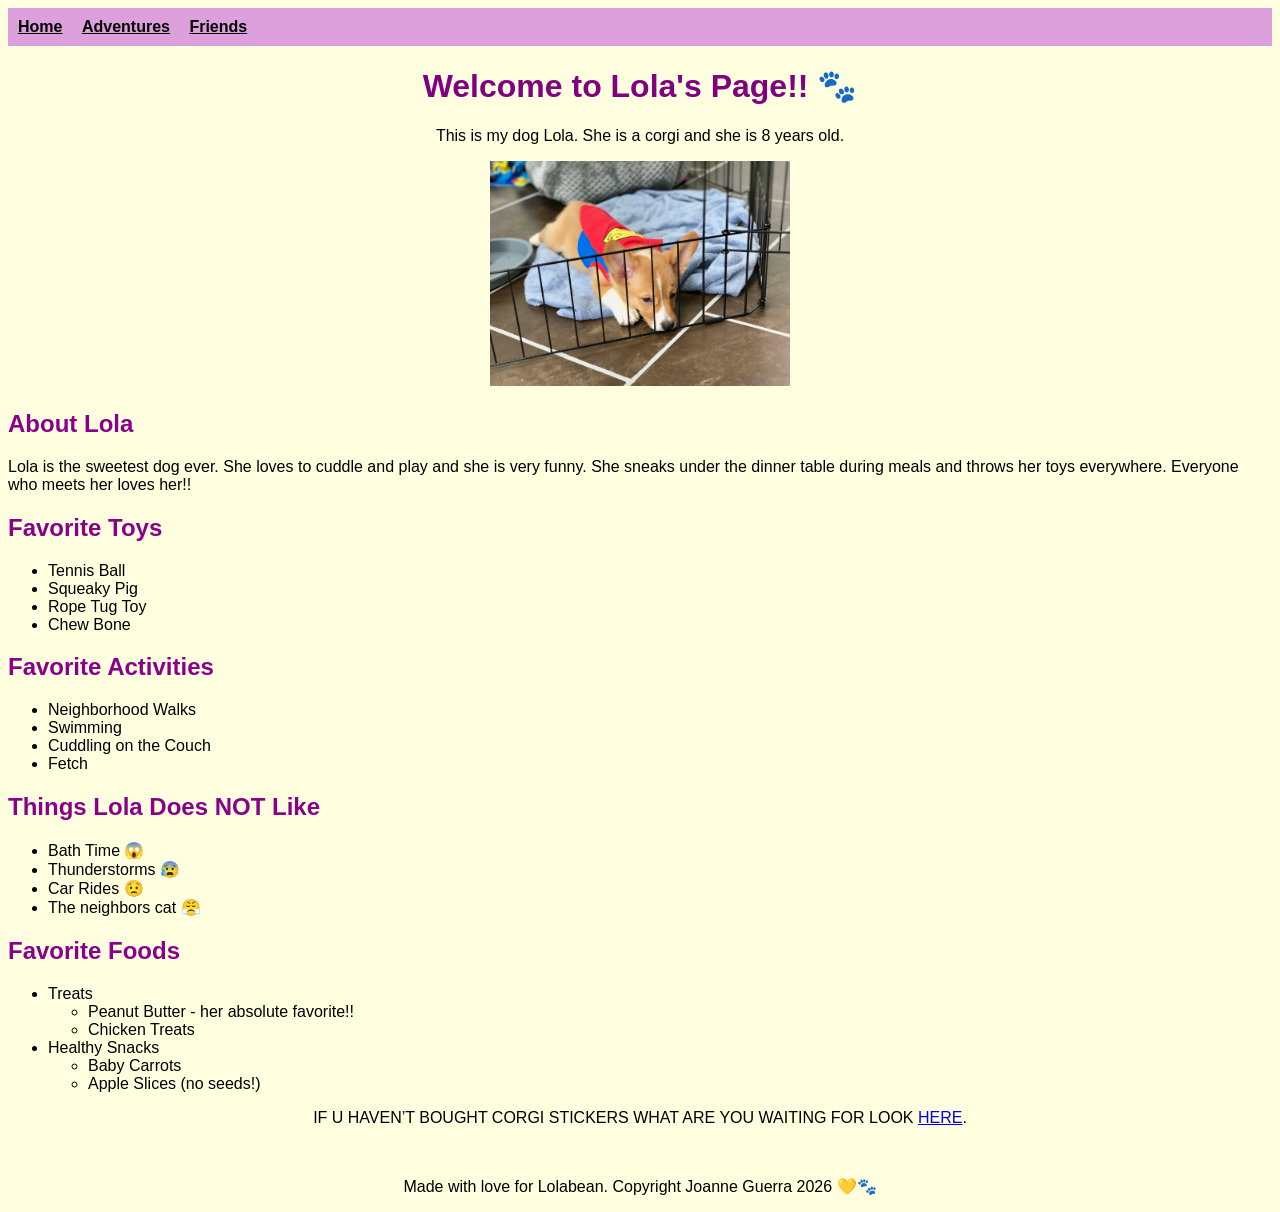
<file: index.html>
<!DOCTYPE html>
<html><head>
  <meta charset="UTF-8">
  <title>Lola's Page</title>
<meta name="viewport" content="width=device-width, initial-scale=1.0">
<link rel="stylesheet" href="style.css">
</head>
<body>

<nav>
  <a href="index.html">Home</a>
  <a href="adventures.html">Adventures</a>
  <a href="friends.html">Friends</a>
</nav>

<h1>Welcome to Lola's Page!! 🐾</h1>

<p class="centered">This is my dog Lola. She is a corgi and she is 8 years old.</p>

<p class="centered"><img src="Week7/images/IMG_0293.jpg" alt="Lola the dog" /></p>

<h2>About Lola</h2>
<p>Lola is the sweetest dog ever. She loves to cuddle and play and she is very funny. She sneaks under the dinner table during meals and throws her toys everywhere. Everyone who meets her loves her!!</p>

<h2>Favorite Toys</h2>
<ul>
  <li>Tennis Ball</li>
  <li>Squeaky Pig</li>
  <li>Rope Tug Toy</li>
  <li>Chew Bone</li>
</ul>

<h2>Favorite Activities</h2>
<ul>
  <li>Neighborhood Walks</li>
  <li>Swimming</li>
  <li>Cuddling on the Couch</li>
  <li>Fetch</li>
</ul>

<h2>Things Lola Does NOT Like</h2>
<ul>
  <li>Bath Time 😱</li>
  <li>Thunderstorms 😰</li>
  <li>Car Rides 😟</li>
  <li>The neighbors cat 😤</li>
</ul>
<h2>Favorite Foods</h2>
<ul>
  <li>Treats
  <ul>
  <li>Peanut Butter - her absolute favorite!!</li>
  <li>Chicken Treats</li>
  </ul>
  </li>
  <li>Healthy Snacks
    <ul>
   <li>Baby Carrots</li>
   <li>Apple Slices (no seeds!)</li>
    </ul>
  </li>
</ul>
<p class="centered"> IF U HAVEN’T BOUGHT CORGI STICKERS WHAT ARE YOU WAITING FOR LOOK
    <a href="https://a.co/d/0dMuygHl" target="_blank">HERE</a>.
  </p>
  <br>
<p class="centered">Made with love for Lolabean. Copyright Joanne Guerra 2026 💛🐾</p>

</body>
</html>
</file>
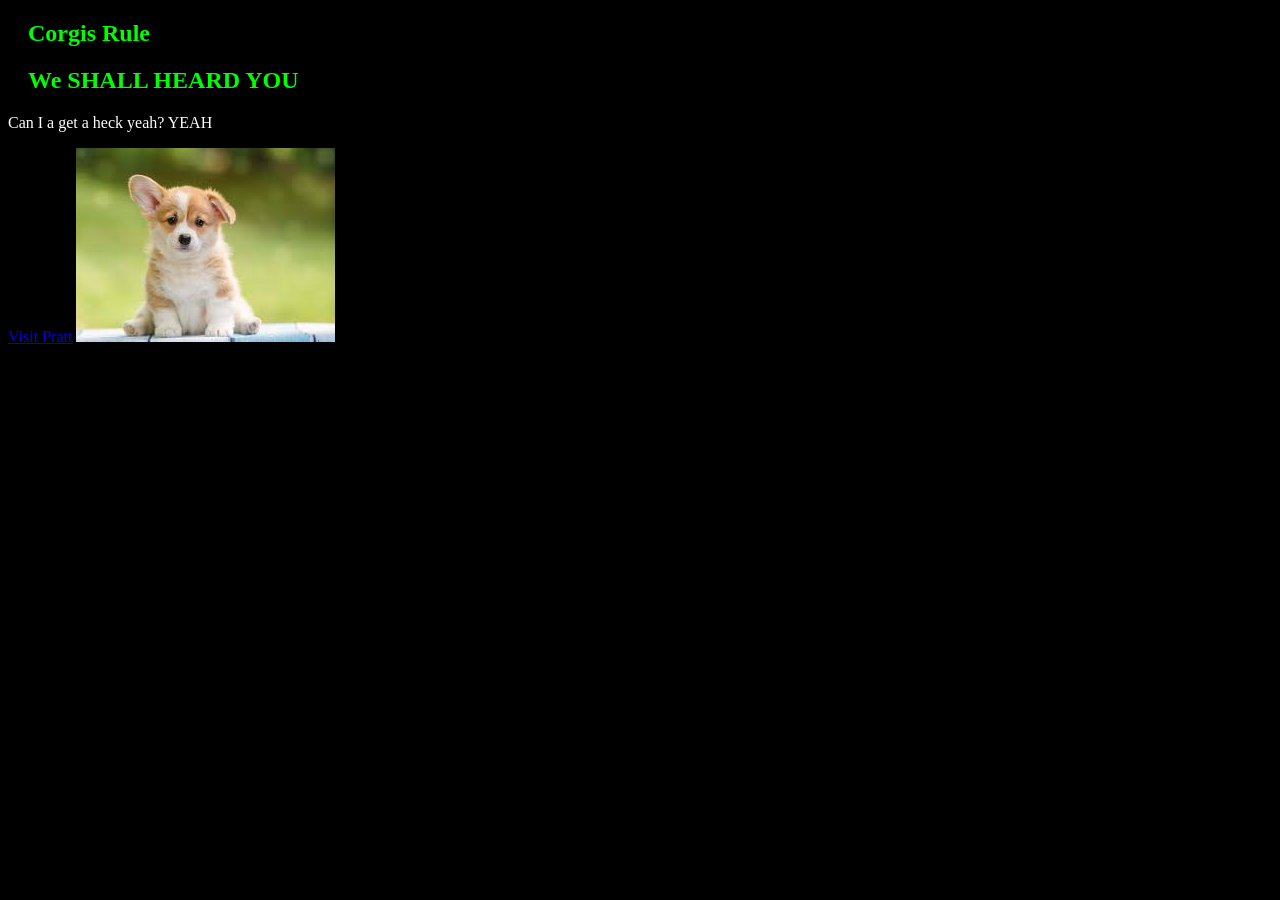
<file: Week7/index.html>
<!DOCTYPE html>
<html>
<head> 
    <meta charset="UTF-8">
    <title>My first html page</title>
    <style>
	body {background-color: black; color: white;}
	h2 {color: #00ff00; margin-left: 20px;}
</style>
</head> 
<body>
    <h2>Corgis Rule</h2>
    <h2>We SHALL HEARD YOU </h2>
    <p>Can I a get a heck yeah? YEAH</p>
    <a href="http://www.pratt.edu">Visit Pratt</a>
<img src="images/corgi.jpeg">
    
</body> 
</html>
</file>
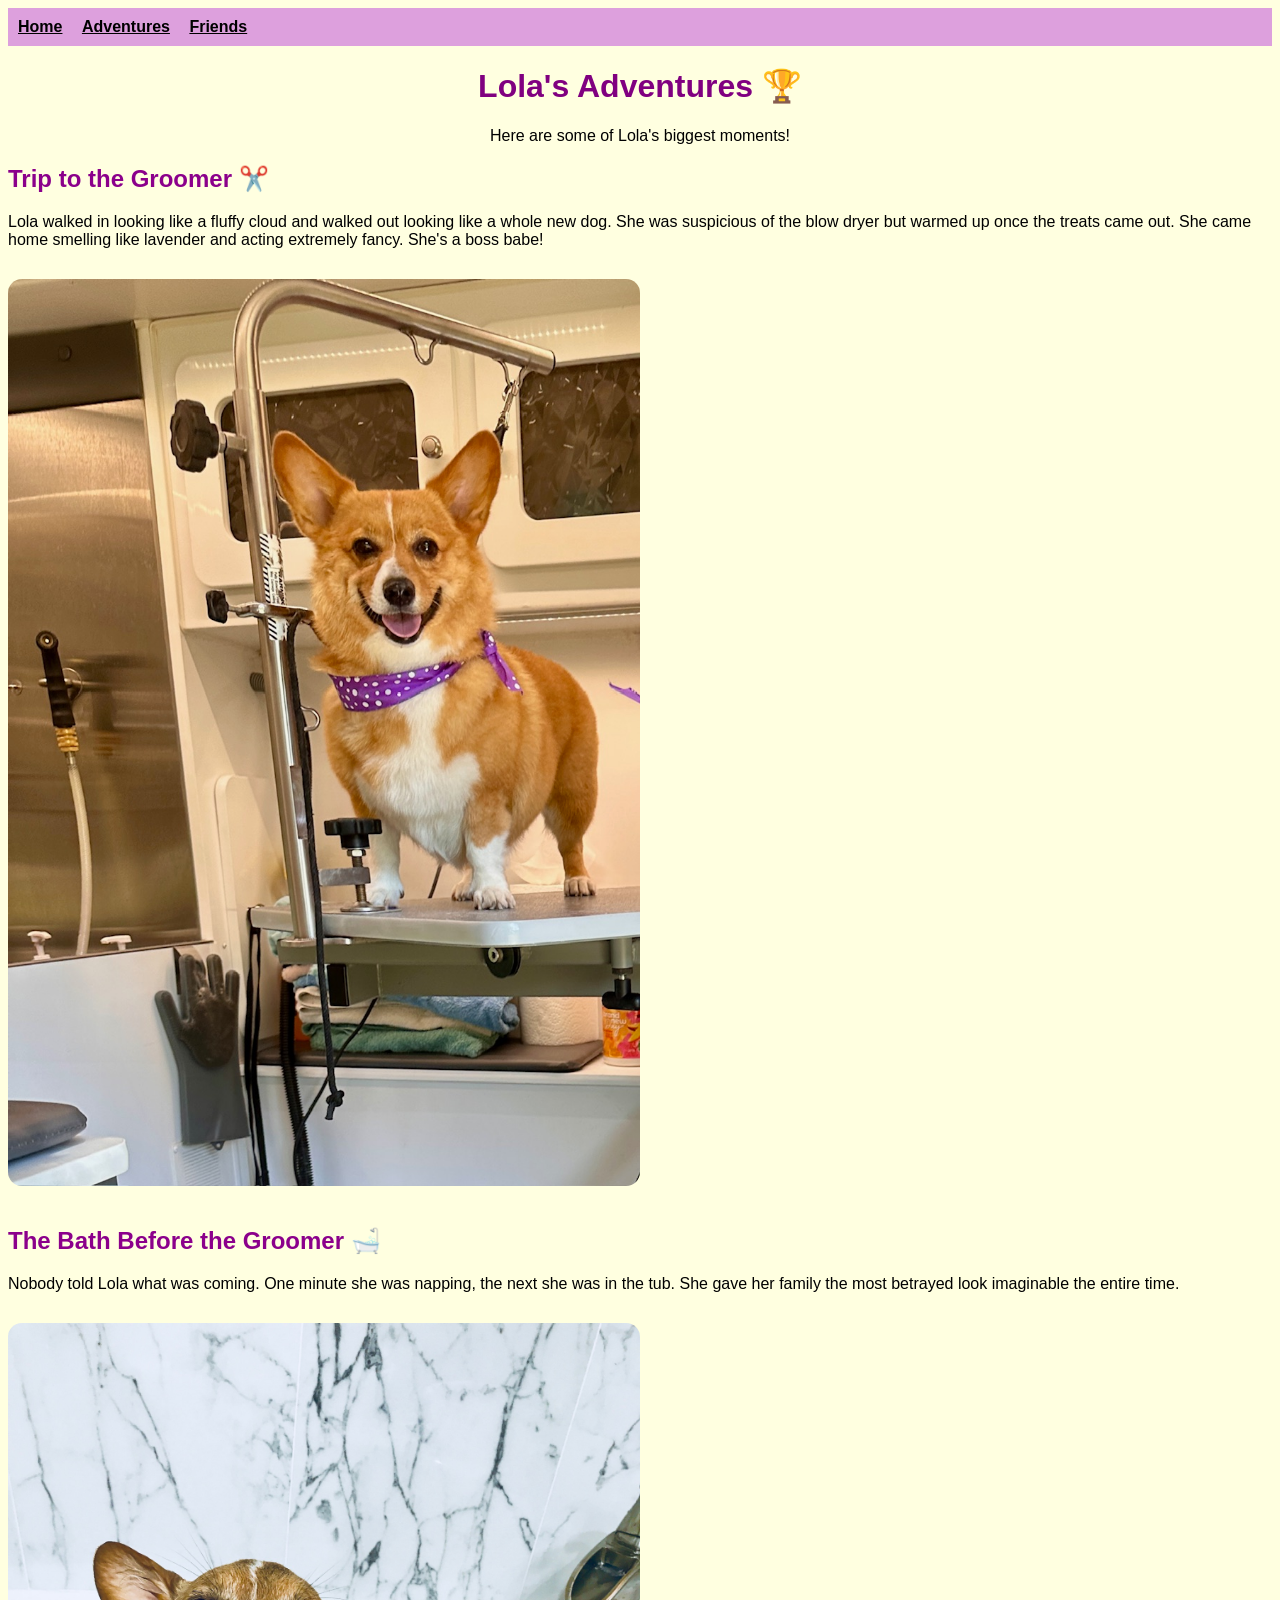
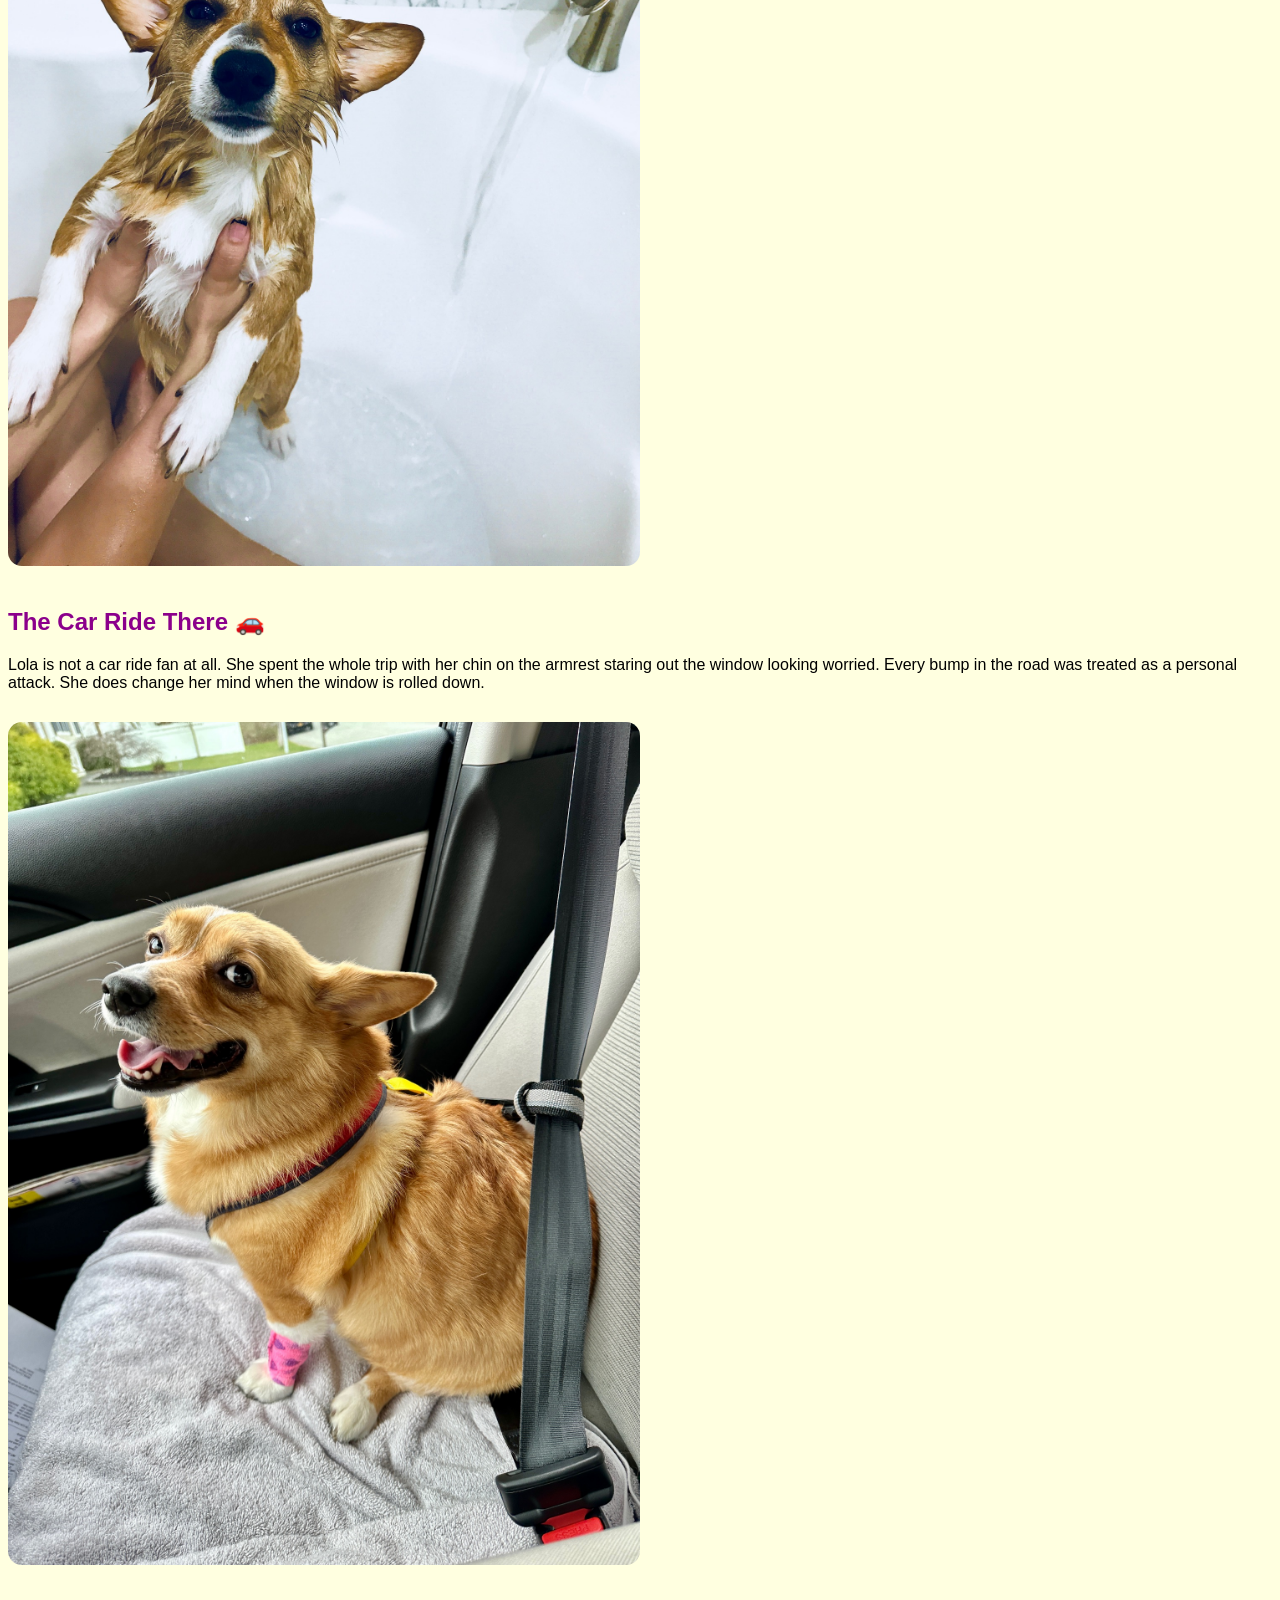
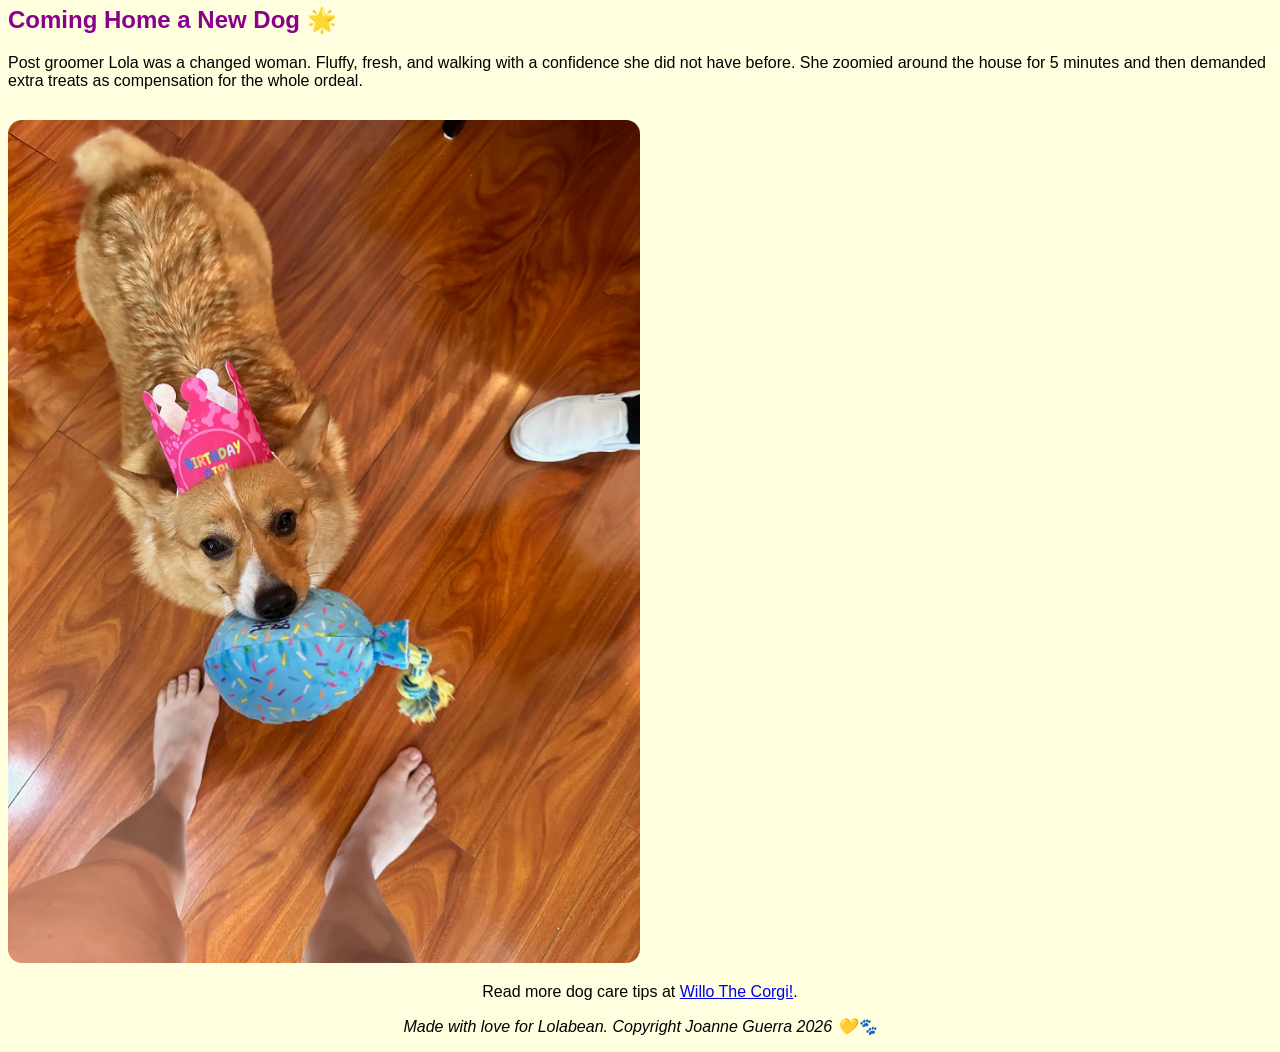
<file: adventures.html>
<!DOCTYPE html>
<html>
<head>
  <meta charset="UTF-8">
  <title>Lola's Adventures</title>
  <meta name="viewport" content="width=device-width, initial-scale=1.0">
  <link rel="stylesheet" href="style.css">
</head>
<body>
 <nav>
    <a href="index.html">Home</a>
    <a href="adventures.html">Adventures</a>
    <a href="friends.html">Friends</a>
  </nav>

  <h1>Lola's Adventures 🏆</h1>

  <p class="centered">Here are some of Lola's biggest moments!</p>

  <h2>Trip to the Groomer ✂️</h2>
  <p>Lola walked in looking like a fluffy cloud and walked out looking like a whole new dog. She was suspicious of the blow dryer but warmed up once the treats came out. She came home smelling like lavender and acting extremely fancy. She's a boss babe!</p>
  <a href="https://www.akc.org/expert-advice/health/how-often-should-you-groom-your-dog/" target="_blank">
    <img src="Week7/images/IMG_5178.jpg" alt="Lola at the Groomer" class="adventure-photo">
  </a>
  <br><br>

  <h2>The Bath Before the Groomer 🛁</h2>
  <p>Nobody told Lola what was coming. One minute she was napping, the next she was in the tub. She gave her family the most betrayed look imaginable the entire time.</p>
  <img src="Week7/images/IMG_0539.jpg" alt="Sad wet Lola" class="adventure-photo">

  <br><br>

  <h2>The Car Ride There 🚗</h2>
  <p>Lola is not a car ride fan at all. She spent the whole trip with her chin on the armrest staring out the window looking worried. Every bump in the road was treated as a personal attack. She does change her mind when the window is rolled down.</p>
  <img src="Week7/images/IMG_0456.jpg" alt="Lola in the car" class="adventure-photo">

  <br><br>

  <h2>Coming Home a New Dog 🌟</h2>
  <p>Post groomer Lola was a changed woman. Fluffy, fresh, and walking with a confidence she did not have before. She zoomied around the house for 5 minutes and then demanded extra treats as compensation for the whole ordeal.</p>
  <img src="Week7/images/IMG_6850.jpeg" alt="Lola in a birthday hat smiling" class="adventure-photo">

  <p class="centered">
    Read more dog care tips at
    <a href="https://willothecorgi.com/blog/tips-for-first-time-corgi-owners" target="_blank">Willo The Corgi!</a>.
  </p>

  <p id="footer">Made with love for Lolabean. Copyright Joanne Guerra 2026 💛🐾</p>

</body>
</html>
</file>
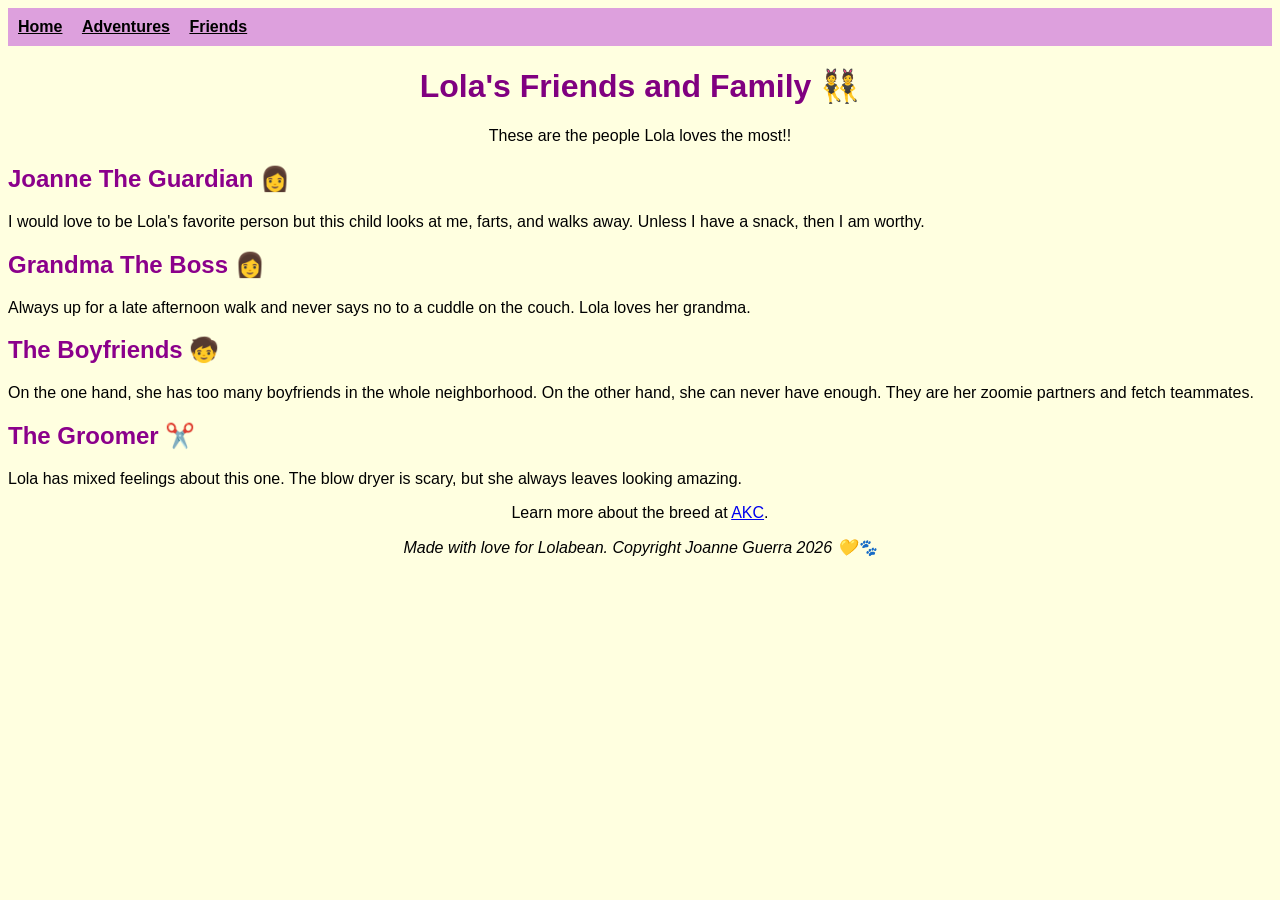
<file: friends.html>
<!DOCTYPE html>
<html>
<head>
  <meta charset="UTF-8">
  <title>Lola's Friends</title>
  <meta name="viewport" content="width=device-width, initial-scale=1.0">
  <link rel="stylesheet" href="style.css">
</head>
<body>

  <nav>
    <a href="index.html">Home</a>
    <a href="adventures.html">Adventures</a>
    <a href="friends.html">Friends</a>
  </nav>

  <h1>Lola's Friends and Family 👯</h1>

  <p class="centered">These are the people Lola loves the most!!</p>

  <h2>Joanne The Guardian 👩</h2>
  <p>I would love to be Lola's favorite person but this child looks at me, farts, and walks away. Unless I have a snack, then I am worthy.</p>

  <h2>Grandma The Boss 👩</h2>
  <p>Always up for a late afternoon walk and never says no to a cuddle on the couch. Lola loves her grandma.</p>

  <h2>The Boyfriends 🧒</h2>
  <p>On the one hand, she has too many boyfriends in the whole neighborhood. On the other hand, she can never have enough. They are her zoomie partners and fetch teammates.</p>

  <h2>The Groomer ✂️</h2>
  <p>Lola has mixed feelings about this one. The blow dryer is scary, but she always leaves looking amazing.</p>

  <p class="centered">
    Learn more about the breed at
    <a href="https://www.akc.org/dog-breeds/pembroke-welsh-corgi/" target="_blank">AKC</a>.
  </p>

  <p id="footer">Made with love for Lolabean. Copyright Joanne Guerra 2026 💛🐾</p>

</body>
</html>
</file>
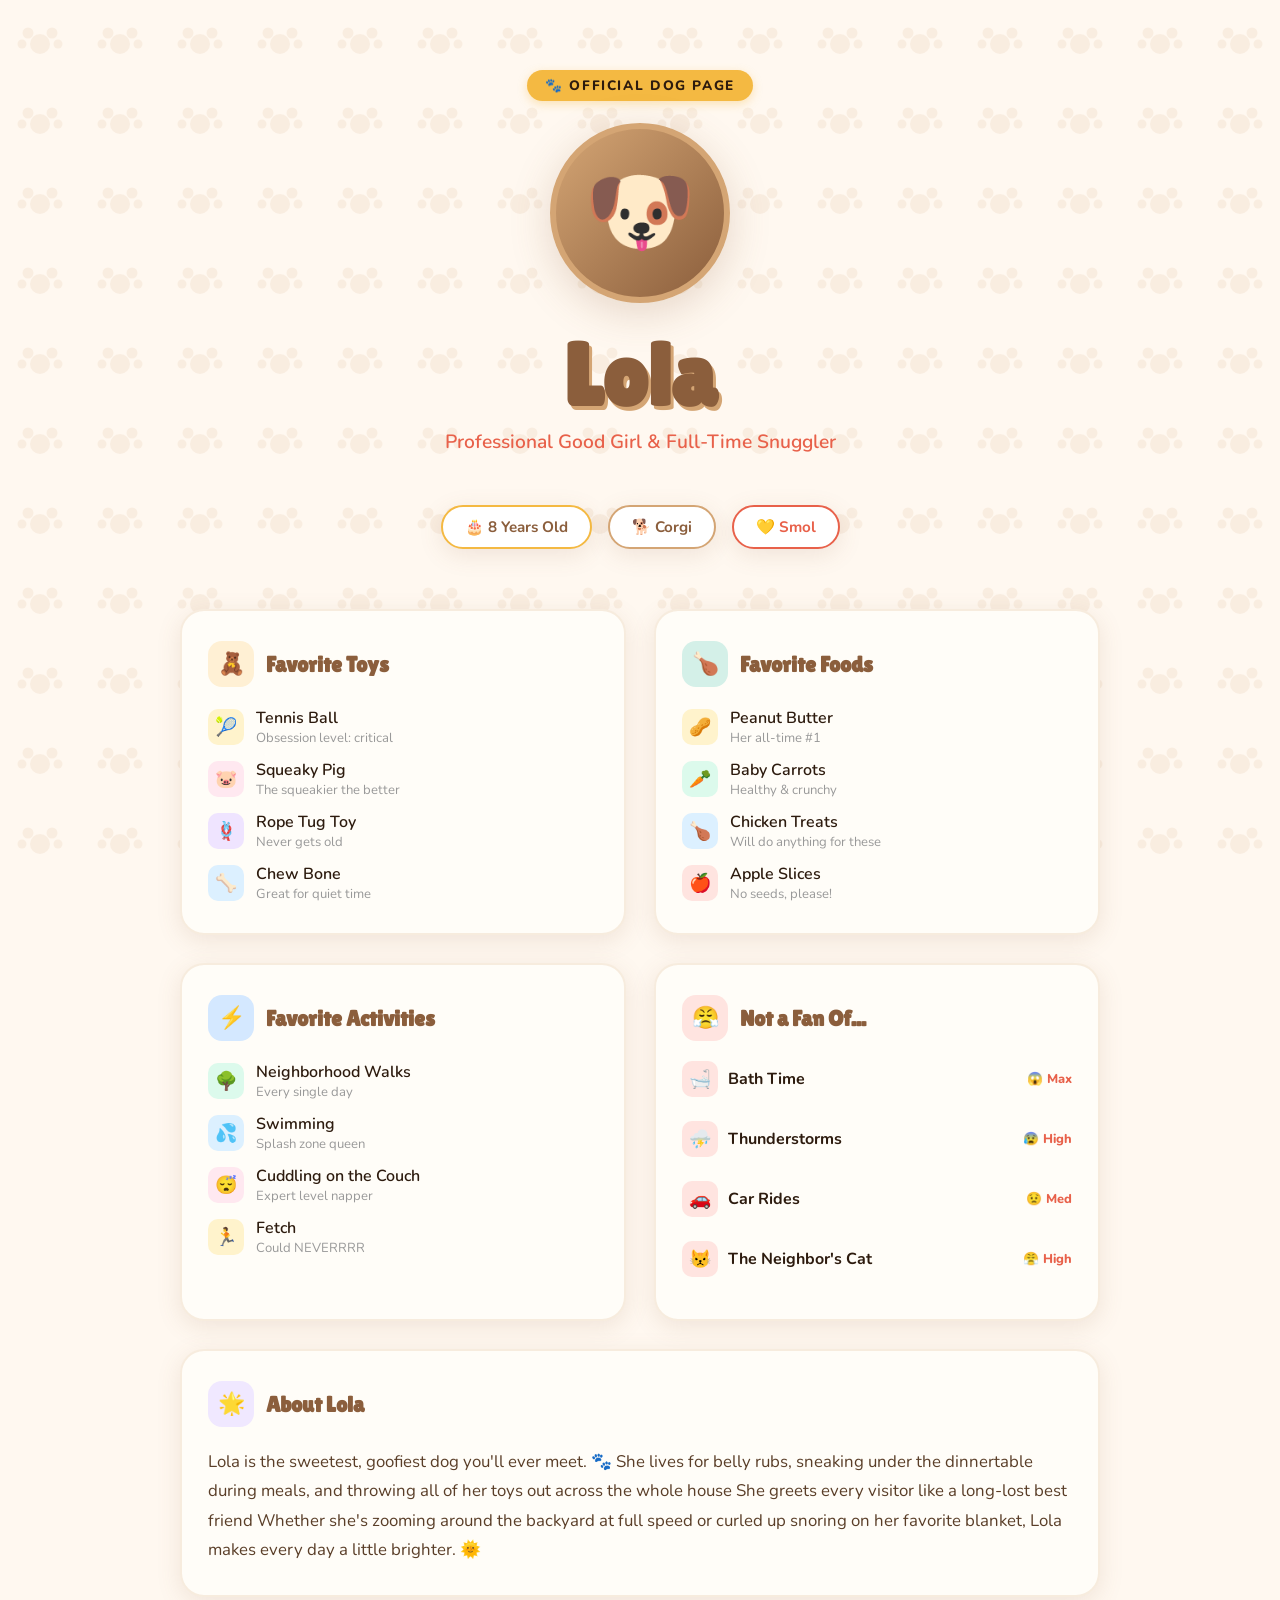
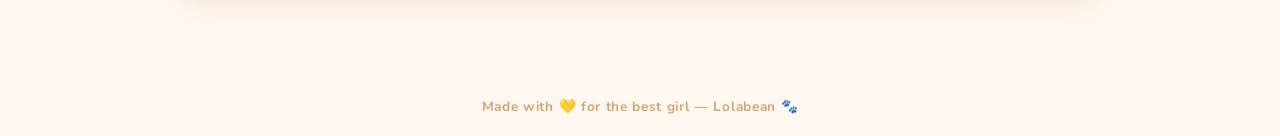
<file: hello.html>
<!DOCTYPE html>
<html lang="en">
<head>
  <meta charset="UTF-8" />
  <meta name="viewport" content="width=device-width, initial-scale=1.0"/>
  <title>Lola 🐾 The Dog</title>
  <link href="https://fonts.googleapis.com/css2?family=Lilita+One&family=Nunito:wght@400;600;700;800&display=swap" rel="stylesheet"/>
  <style>
    :root {
      --cream: #FFF8F0;
      --brown: #8B5E3C;
      --tan: #D4A574;
      --warm-red: #E8614A;
      --golden: #F4B942;
      --green: #5BAD6F;
      --blue: #4A90C4;
      --dark: #2D1B0E;
      --card-bg: #FFFDF8;
      --shadow: 0 6px 24px rgba(139,94,60,0.13);
    }

    * { margin: 0; padding: 0; box-sizing: border-box; }

    body {
      background-color: var(--cream);
      font-family: 'Nunito', sans-serif;
      color: var(--dark);
      overflow-x: hidden;
    }

    body::before {
      content: '';
      position: fixed;
      inset: 0;
      background-image: url("data:image/svg+xml,%3Csvg xmlns='http://www.w3.org/2000/svg' width='80' height='80' viewBox='0 0 80 80'%3E%3Cg fill='%23D4A574' fill-opacity='0.12'%3E%3Ccircle cx='40' cy='44' r='10'/%3E%3Ccircle cx='28' cy='33' r='5.5'/%3E%3Ccircle cx='52' cy='33' r='5.5'/%3E%3Ccircle cx='22' cy='44' r='4.5'/%3E%3Ccircle cx='58' cy='44' r='4.5'/%3E%3C/g%3E%3C/svg%3E");
      pointer-events: none;
      z-index: 0;
    }

    .hero {
      position: relative;
      z-index: 1;
      text-align: center;
      padding: 70px 20px 50px;
    }

    .hero-badge {
      display: inline-block;
      background: var(--golden);
      color: var(--dark);
      font-weight: 800;
      font-size: 0.85rem;
      letter-spacing: 0.12em;
      text-transform: uppercase;
      padding: 6px 18px;
      border-radius: 100px;
      margin-bottom: 22px;
      box-shadow: 0 3px 10px rgba(244,185,66,0.35);
      animation: floatBadge 3s ease-in-out infinite;
    }

    @keyframes floatBadge {
      0%, 100% { transform: translateY(0); }
      50% { transform: translateY(-5px); }
    }

    .hero-photo {
      width: 180px;
      height: 180px;
      border-radius: 50%;
      border: 6px solid var(--tan);
      object-fit: cover;
      box-shadow: 0 10px 40px rgba(139,94,60,0.22);
      margin: 0 auto 28px;
      display: block;
      background: linear-gradient(135deg, var(--tan) 0%, var(--brown) 100%);
      position: relative;
      overflow: hidden;
      animation: popIn 0.7s cubic-bezier(0.34, 1.56, 0.64, 1) both;
    }

    .hero-photo-inner {
      width: 100%;
      height: 100%;
      display: flex;
      align-items: center;
      justify-content: center;
      font-size: 90px;
      line-height: 1;
    }

    @keyframes popIn {
      from { transform: scale(0.5); opacity: 0; }
      to   { transform: scale(1);   opacity: 1; }
    }

    .hero h1 {
      font-family: 'Lilita One', cursive;
      font-size: clamp(3rem, 9vw, 5.5rem);
      color: var(--brown);
      line-height: 1;
      animation: slideUp 0.6s 0.15s ease both;
      text-shadow: 3px 4px 0px var(--tan);
    }

    .hero-tagline {
      font-size: 1.2rem;
      font-weight: 600;
      color: var(--warm-red);
      margin-top: 10px;
      animation: slideUp 0.6s 0.3s ease both;
    }

    @keyframes slideUp {
      from { transform: translateY(20px); opacity: 0; }
      to   { transform: translateY(0);    opacity: 1; }
    }

    .stats {
      position: relative;
      z-index: 1;
      display: flex;
      justify-content: center;
      flex-wrap: wrap;
      gap: 16px;
      padding: 0 20px 60px;
      animation: slideUp 0.6s 0.45s ease both;
    }

    .stat-pill {
      background: white;
      border-radius: 100px;
      padding: 10px 22px;
      font-weight: 700;
      font-size: 0.95rem;
      box-shadow: var(--shadow);
      border: 2px solid transparent;
      transition: transform 0.2s, box-shadow 0.2s;
    }

    .stat-pill:hover { transform: translateY(-3px); box-shadow: 0 10px 28px rgba(139,94,60,0.18); }
    .stat-pill.age   { border-color: var(--golden);   color: var(--brown); }
    .stat-pill.breed { border-color: var(--tan);      color: var(--brown); }
    .stat-pill.size  { border-color: var(--warm-red); color: var(--warm-red); }

    .sections {
      position: relative;
      z-index: 1;
      max-width: 960px;
      margin: 0 auto;
      padding: 0 20px 80px;
      display: grid;
      grid-template-columns: 1fr 1fr;
      gap: 28px;
    }

    @media (max-width: 640px) {
      .sections { grid-template-columns: 1fr; }
    }

    .card {
      background: var(--card-bg);
      border-radius: 24px;
      padding: 30px 26px;
      box-shadow: var(--shadow);
      border: 2px solid rgba(212,165,116,0.2);
      transition: transform 0.25s, box-shadow 0.25s;
      animation: fadeCard 0.5s ease both;
    }

    .card:hover { transform: translateY(-5px); box-shadow: 0 14px 36px rgba(139,94,60,0.18); }

    @keyframes fadeCard {
      from { opacity: 0; transform: translateY(18px); }
      to   { opacity: 1; transform: translateY(0); }
    }

    .card:nth-child(1) { animation-delay: 0.1s; }
    .card:nth-child(2) { animation-delay: 0.2s; }
    .card:nth-child(3) { animation-delay: 0.3s; }
    .card:nth-child(4) { animation-delay: 0.4s; }
    .card:nth-child(5) { animation-delay: 0.5s; grid-column: 1 / -1; }

    .card-header {
      display: flex;
      align-items: center;
      gap: 12px;
      margin-bottom: 20px;
    }

    .card-icon {
      width: 46px;
      height: 46px;
      border-radius: 14px;
      display: flex;
      align-items: center;
      justify-content: center;
      font-size: 22px;
      flex-shrink: 0;
    }

    .icon-toys     { background: #FFF0D4; }
    .icon-food     { background: #D4F0E8; }
    .icon-acts     { background: #D4E8FF; }
    .icon-dislikes { background: #FFE4E0; }
    .icon-about    { background: #F0E8FF; }

    .card h2 {
      font-family: 'Lilita One', cursive;
      font-size: 1.35rem;
      color: var(--brown);
    }

    .item-list { list-style: none; display: flex; flex-direction: column; gap: 12px; }

    .item-list li {
      display: flex;
      align-items: center;
      gap: 12px;
      font-size: 1rem;
      font-weight: 600;
    }

    .item-emoji {
      width: 36px;
      height: 36px;
      border-radius: 10px;
      display: flex;
      align-items: center;
      justify-content: center;
      font-size: 18px;
      flex-shrink: 0;
    }

    .bg-gold   { background: #FFF3CC; }
    .bg-green  { background: #DCFAEC; }
    .bg-blue   { background: #DCF0FF; }
    .bg-red    { background: #FFE4E0; }
    .bg-pink   { background: #FFE8F0; }
    .bg-purple { background: #EFE4FF; }

    .item-desc { font-size: 0.82rem; font-weight: 400; color: #999; display: block; }

    .dislike-item { flex-direction: column; align-items: flex-start; gap: 6px; }
    .dislike-row  { display: flex; align-items: center; gap: 10px; width: 100%; }

    .dislike-bar-bg {
      flex: 1;
      height: 8px;
      background: #FFE4E0;
      border-radius: 100px;
      overflow: hidden;
    }

    .dislike-bar-fill {
      height: 100%;
      background: linear-gradient(90deg, var(--warm-red), #FF8C72);
      border-radius: 100px;
      transition: width 1s ease;
    }

    .about-text {
      font-size: 1.05rem;
      line-height: 1.75;
      color: #5a3e28;
    }

    footer {
      position: relative;
      z-index: 1;
      text-align: center;
      padding: 20px;
      font-size: 0.85rem;
      color: var(--tan);
      font-weight: 700;
      letter-spacing: 0.05em;
    }
  </style>
</head>
<body>

  <section class="hero">
    <div class="hero-badge">🐾 Official Dog Page</div>
    <div class="hero-photo">
      <div class="hero-photo-inner">🐶</div>
    </div>
    <h1>Lola</h1>
    <p class="hero-tagline">Professional Good Girl &amp; Full-Time Snuggler</p>
  </section>

  <div class="stats">
    <div class="stat-pill age">🎂 8 Years Old</div>
    <div class="stat-pill breed">🐕 Corgi</div>
    <div class="stat-pill size">💛 Smol</div>
  </div>

  <div class="sections">

    <div class="card">
      <div class="card-header">
        <div class="card-icon icon-toys">🧸</div>
        <h2>Favorite Toys</h2>
      </div>
      <ul class="item-list">
        <li>
          <div class="item-emoji bg-gold">🎾</div>
          <div>Tennis Ball <span class="item-desc">Obsession level: critical</span></div>
        </li>
        <li>
          <div class="item-emoji bg-pink">🐷</div>
          <div>Squeaky Pig <span class="item-desc">The squeakier the better</span></div>
        </li>
        <li>
          <div class="item-emoji bg-purple">🪢</div>
          <div>Rope Tug Toy <span class="item-desc">Never gets old</span></div>
        </li>
        <li>
          <div class="item-emoji bg-blue">🦴</div>
          <div>Chew Bone <span class="item-desc">Great for quiet time</span></div>
        </li>
      </ul>
    </div>

    <div class="card">
      <div class="card-header">
        <div class="card-icon icon-food">🍗</div>
        <h2>Favorite Foods</h2>
      </div>
      <ul class="item-list">
        <li>
          <div class="item-emoji bg-gold">🥜</div>
          <div>Peanut Butter <span class="item-desc">Her all-time #1</span></div>
        </li>
        <li>
          <div class="item-emoji bg-green">🥕</div>
          <div>Baby Carrots <span class="item-desc">Healthy &amp; crunchy</span></div>
        </li>
        <li>
          <div class="item-emoji bg-blue">🍗</div>
          <div>Chicken Treats <span class="item-desc">Will do anything for these</span></div>
        </li>
        <li>
          <div class="item-emoji bg-red">🍎</div>
          <div>Apple Slices <span class="item-desc">No seeds, please!</span></div>
        </li>
      </ul>
    </div>

    <div class="card">
      <div class="card-header">
        <div class="card-icon icon-acts">⚡</div>
        <h2>Favorite Activities</h2>
      </div>
      <ul class="item-list">
        <li>
          <div class="item-emoji bg-green">🌳</div>
          <div>Neighborhood Walks <span class="item-desc">Every single day</span></div>
        </li>
        <li>
          <div class="item-emoji bg-blue">💦</div>
          <div>Swimming <span class="item-desc">Splash zone queen</span></div>
        </li>
        <li>
          <div class="item-emoji bg-pink">😴</div>
          <div>Cuddling on the Couch <span class="item-desc">Expert level napper</span></div>
        </li>
        <li>
          <div class="item-emoji bg-gold">🏃</div>
          <div>Fetch <span class="item-desc">Could NEVERRRR</span></div>
        </li>
      </ul>
    </div>

    <div class="card">
      <div class="card-header">
        <div class="card-icon icon-dislikes">😤</div>
        <h2>Not a Fan Of...</h2>
      </div>
      <ul class="item-list">
        <li class="dislike-item">
          <div class="dislike-row">
            <div class="item-emoji bg-red">🛁</div>
            <span style="font-weight:700; flex:1">Bath Time</span>
            <span style="font-size:0.8rem; color:var(--warm-red); font-weight:800">😱 Max</span>
          </div>
          <div class="dislike-bar-bg" style="margin-left:48px; width: calc(100% - 48px)">
            <div class="dislike-bar-fill" style="width:95%"></div>
          </div>
        </li>
        <li class="dislike-item">
          <div class="dislike-row">
            <div class="item-emoji bg-red">⛈️</div>
            <span style="font-weight:700; flex:1">Thunderstorms</span>
            <span style="font-size:0.8rem; color:var(--warm-red); font-weight:800">😰 High</span>
          </div>
          <div class="dislike-bar-bg" style="margin-left:48px; width: calc(100% - 48px)">
            <div class="dislike-bar-fill" style="width:80%"></div>
          </div>
        </li>
        <li class="dislike-item">
          <div class="dislike-row">
            <div class="item-emoji bg-red">🚗</div>
            <span style="font-weight:700; flex:1">Car Rides</span>
            <span style="font-size:0.8rem; color:var(--warm-red); font-weight:800">😟 Med</span>
          </div>
          <div class="dislike-bar-bg" style="margin-left:48px; width: calc(100% - 48px)">
            <div class="dislike-bar-fill" style="width:55%"></div>
          </div>
        </li>
        <li class="dislike-item">
          <div class="dislike-row">
            <div class="item-emoji bg-red">😾</div>
            <span style="font-weight:700; flex:1">The Neighbor's Cat</span>
            <span style="font-size:0.8rem; color:var(--warm-red); font-weight:800">😤 High</span>
          </div>
          <div class="dislike-bar-bg" style="margin-left:48px; width: calc(100% - 48px)">
            <div class="dislike-bar-fill" style="width:75%"></div>
          </div>
        </li>
      </ul>
    </div>

    <div class="card">
      <div class="card-header">
        <div class="card-icon icon-about">🌟</div>
        <h2>About Lola</h2>
      </div>
      <p class="about-text">
        Lola is the sweetest, goofiest dog you'll ever meet. 🐾 She lives for belly rubs,
        sneaking under the dinnertable during meals, and throwing all of her toys out across the whole house
        She greets every visitor like a long-lost best friend
        Whether she's zooming around the backyard at full speed or curled up snoring on her favorite blanket, Lola makes
        every day a little brighter. 🌞
      </p>
    </div>

  </div>

  <footer>Made with 💛 for the best girl — Lolabean 🐾</footer>

</body>
</html>
</file>
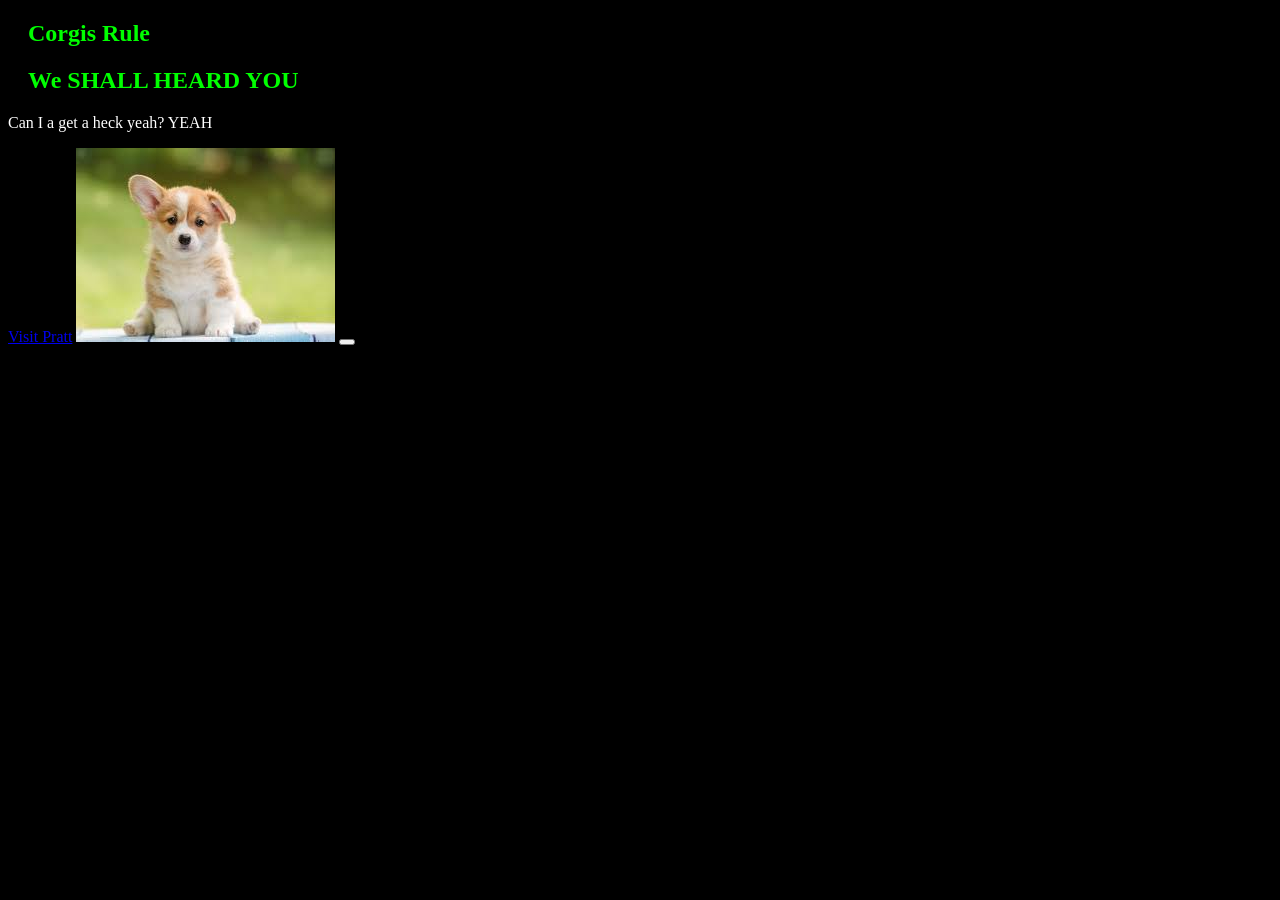
<file: Week7/hello.html>
<!DOCTYPE html>
<html>
<head> 
    <meta charset="UTF-8">
    <title>My first html page</title>
    <style>
	body {background-color: black; color: white;}
	h2 {color: #00ff00; margin-left: 20px;}
</style>
</head> 
<body>
    <h2>Corgis Rule</h2>
    <h2>We SHALL HEARD YOU </h2>
    <p>Can I a get a heck yeah? YEAH</p>
    <a href="http://www.pratt.edu">Visit Pratt</a>
<img src="images/corgi.jpeg">
  <button onclick='getElementById("demo").innerHTML=Date()'Get your number!</button>   
</body> 
</html>
</file>
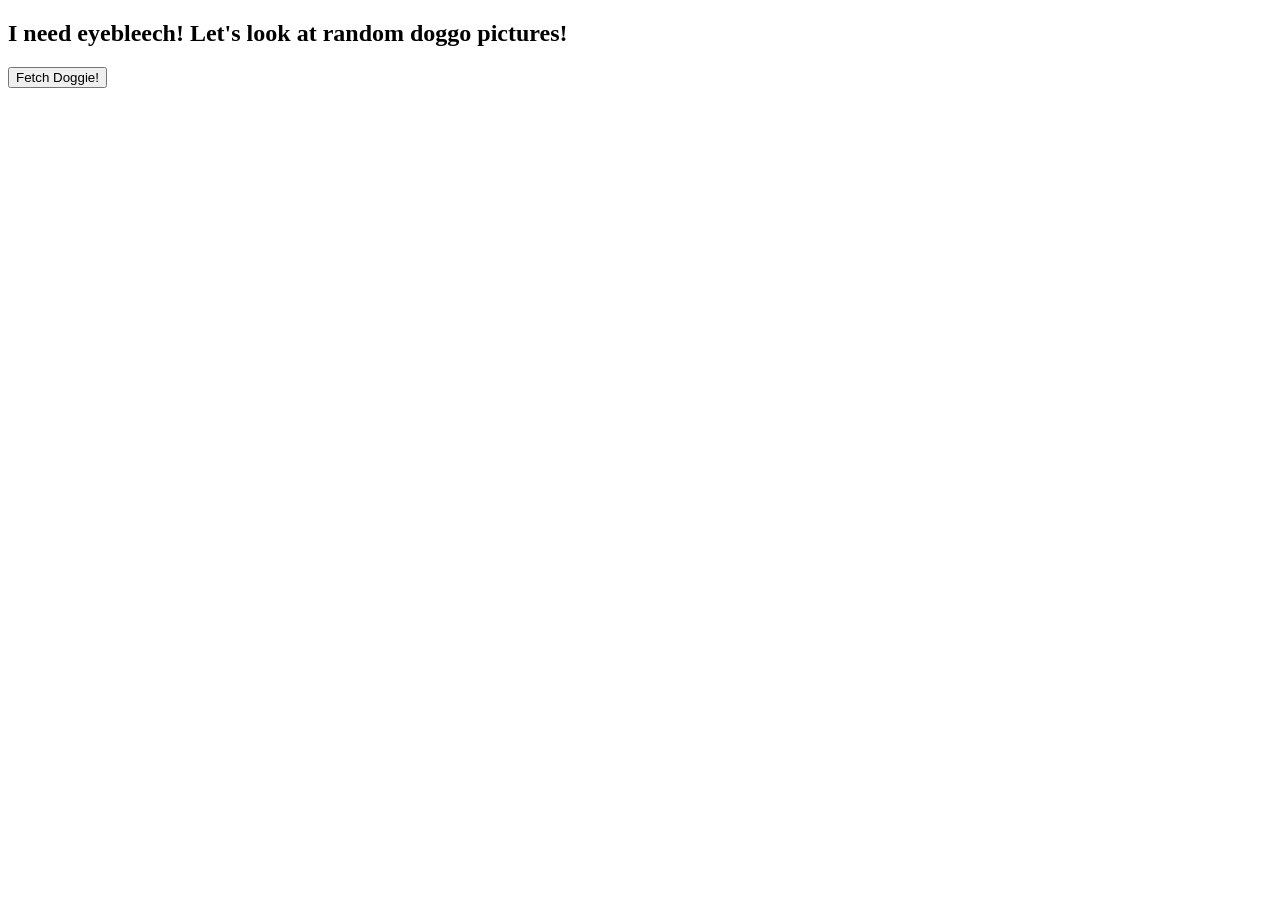
<file: Week7/Week11/dogapi.html>
<!DOCTYPE html>
<html>
<head>
    <title>Fetch Dog Image</title>
</head>
<body>
      <h2>I need eyebleech!  Let's look at random doggo pictures!</h2>
      <button id="fetchDog" onclick="fetchDogImage()">Fetch Doggie!</button>
      <div id="dogImage"></div>

  <script>
    async function fetchDogImage() {
      var response = await fetch('https://random.dog/woof.json');
      var data = await response.json();
      var imageUrl = data.url;
      document.getElementById('dogImage').innerHTML = `<img src="${imageUrl}" alt="Random Dog">`;
    }
  </script>

</body>
</html>
</file>
<file: style.css>
body {
  background-color: lightyellow;
  font-family: Arial, sans-serif;
}

h1 {
  color: purple;
  text-align: center;
}

h2 {
  color: darkmagenta;
}

p {
  font-size: 16px;
}

img {
  width: 300px;
  max-width: 100%;
  height: auto;
}

.centered {
  text-align: center;
}

nav {
  background-color: plum;
  padding: 10px;
}

nav a {
  margin-right: 15px;
  color: black;
  font-weight: bold;
}

nav a:hover {
  color: white;
  text-decoration: underline;
}

.adventure-photo {
  width: 50%;
  border-radius: 14px;
  margin-top: 14px;
}

#footer {
  text-align: center;
  font-style: italic;
}
</file>
